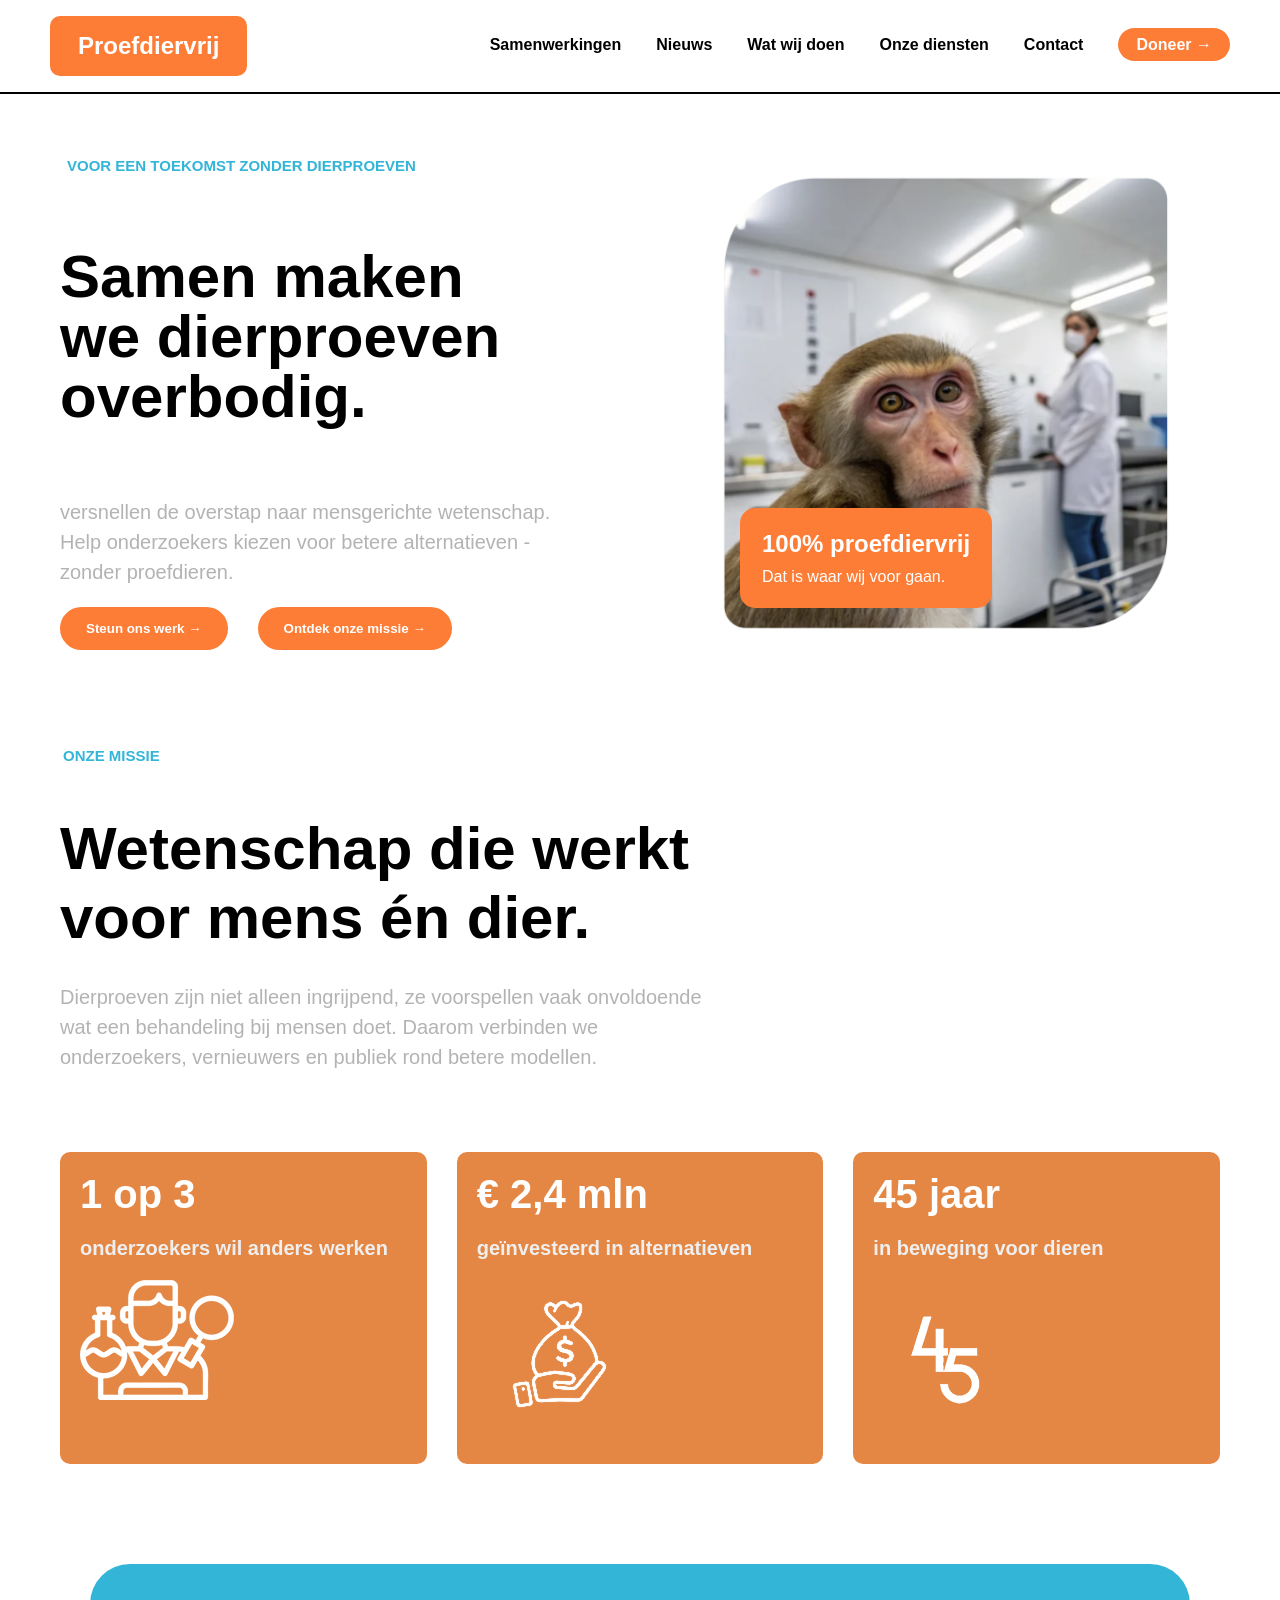
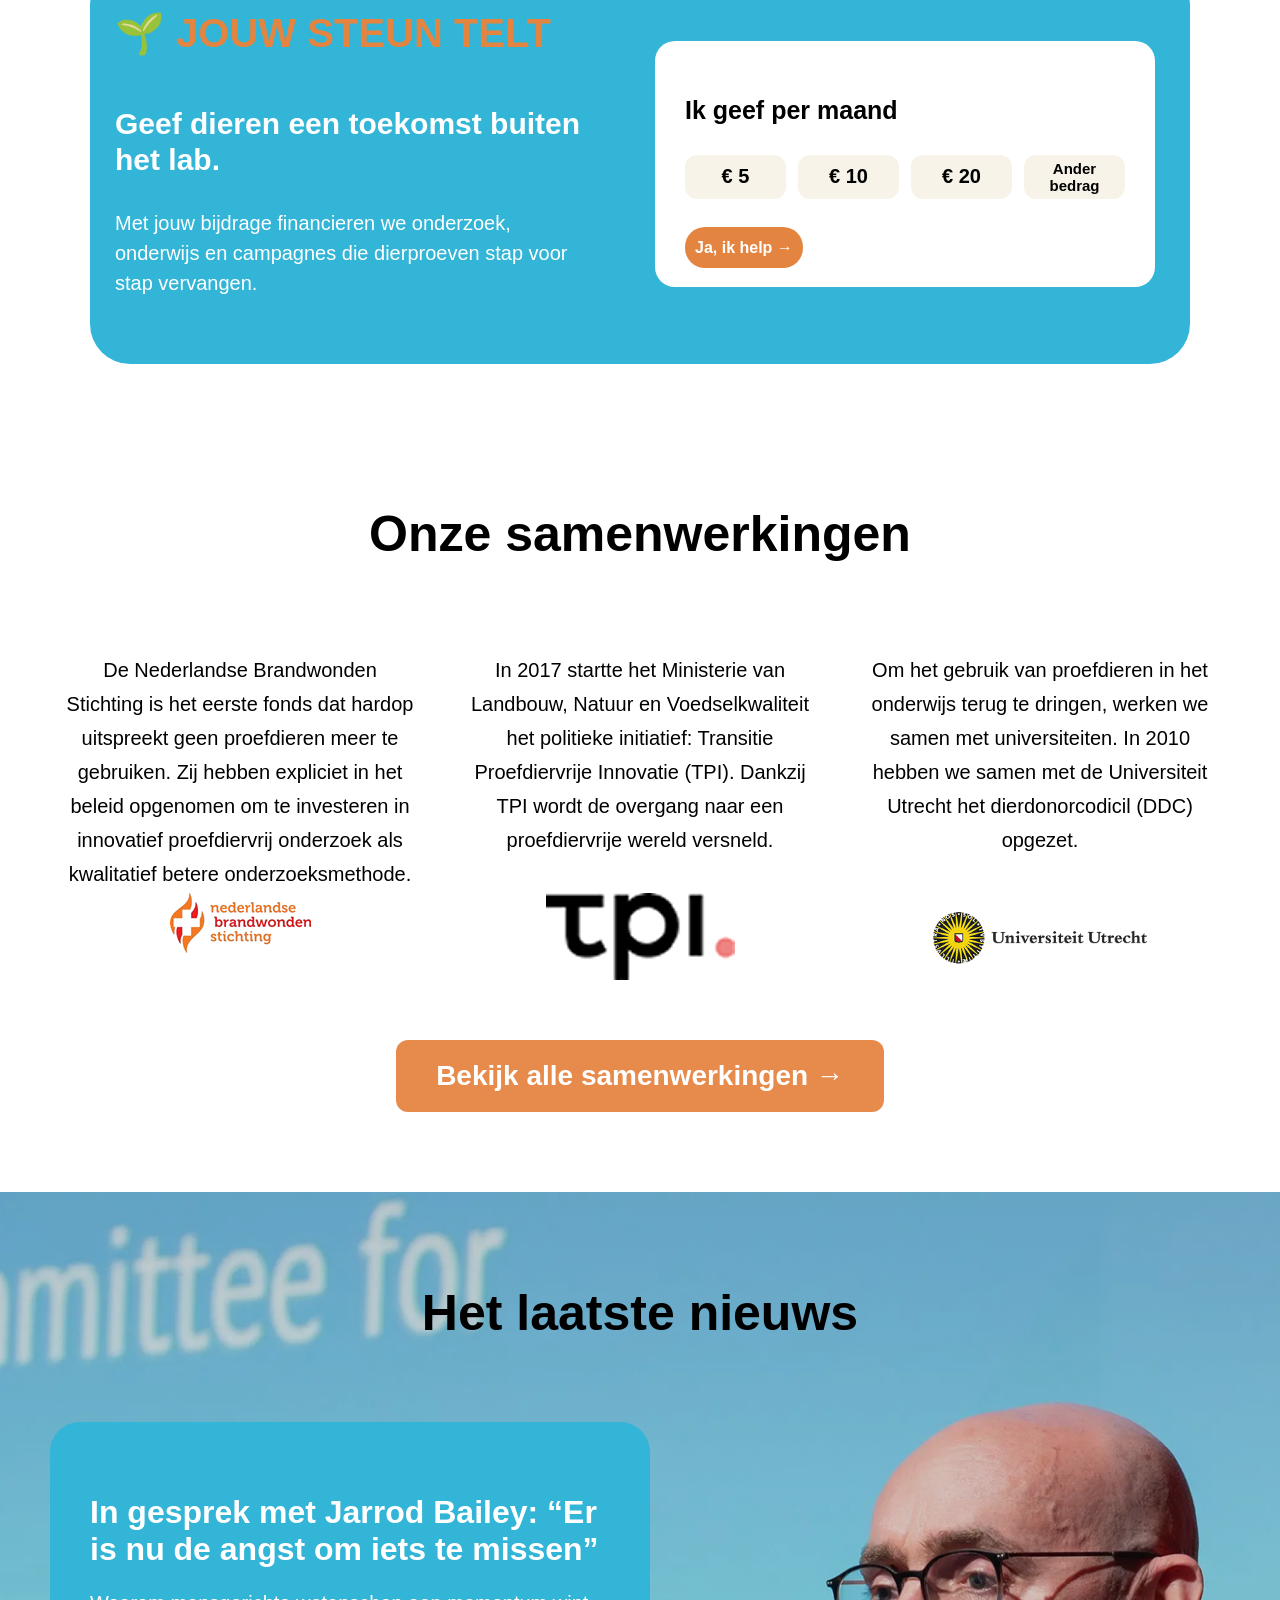
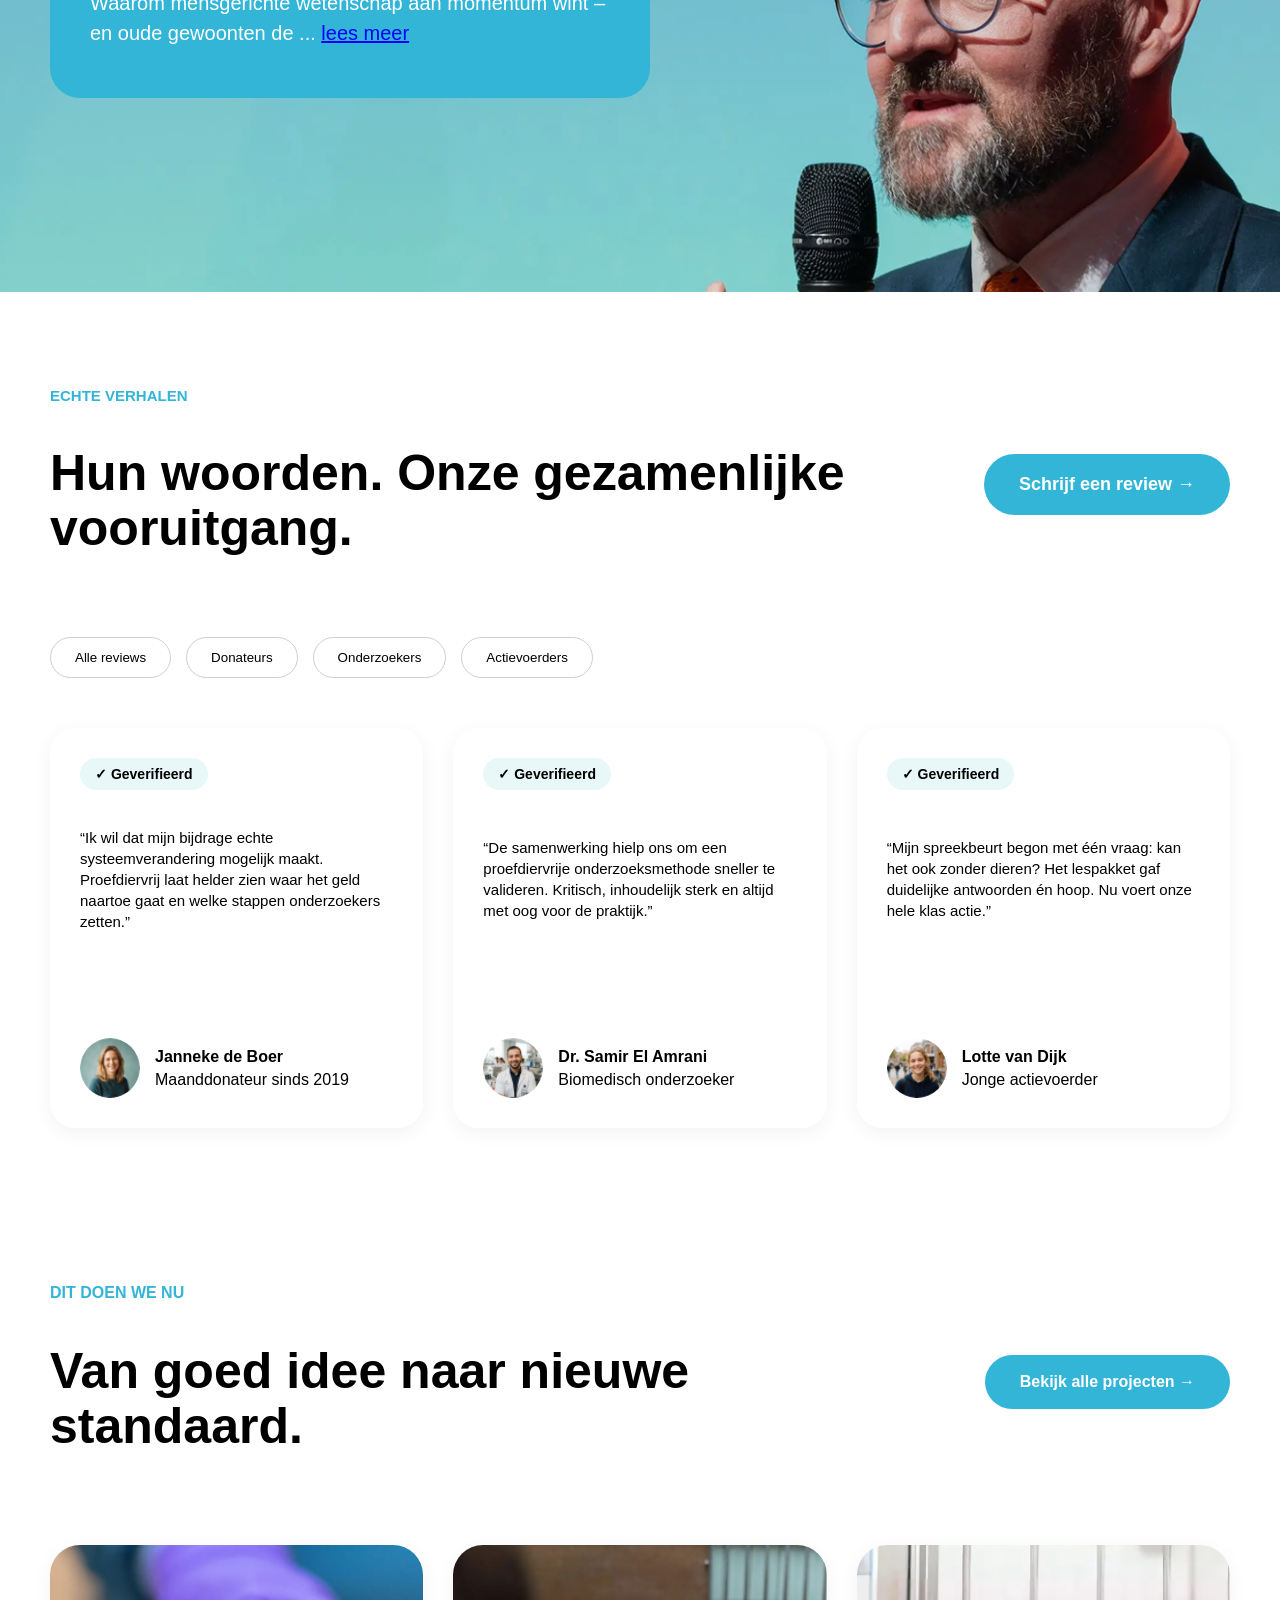
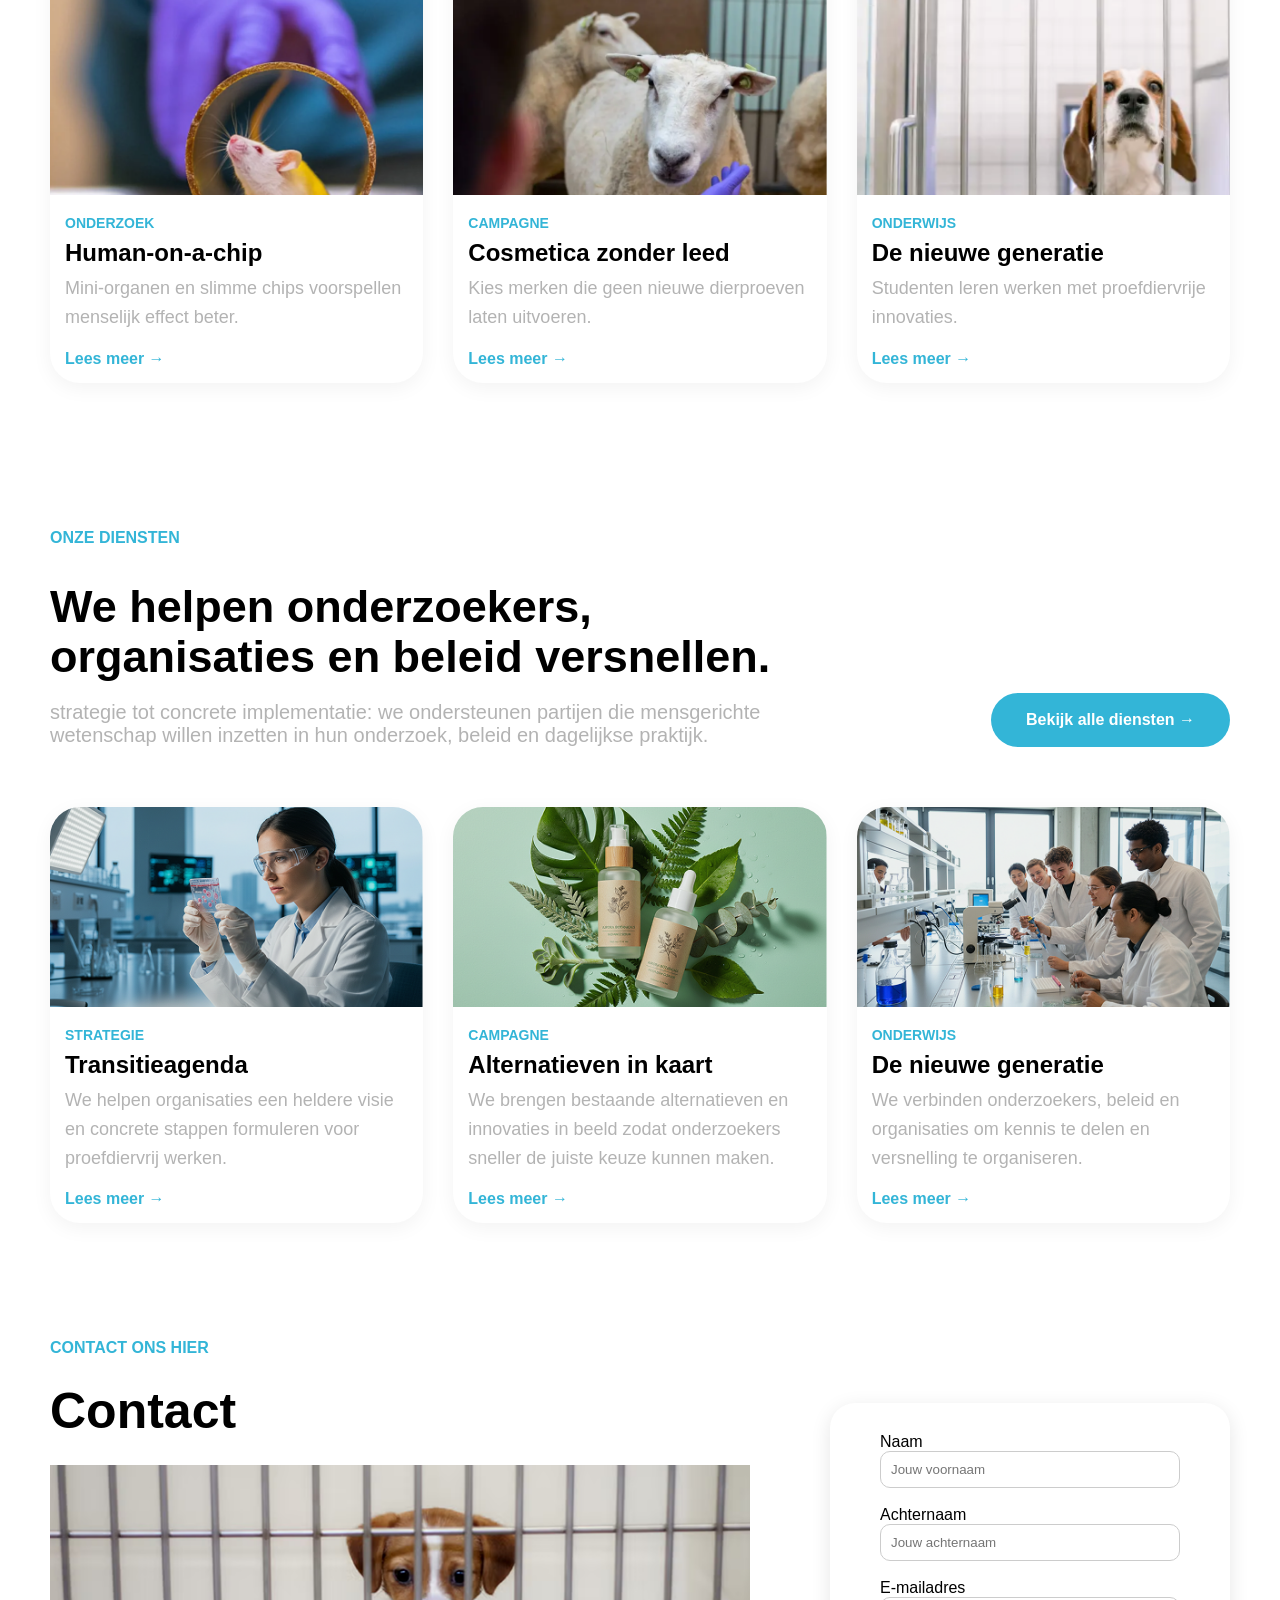
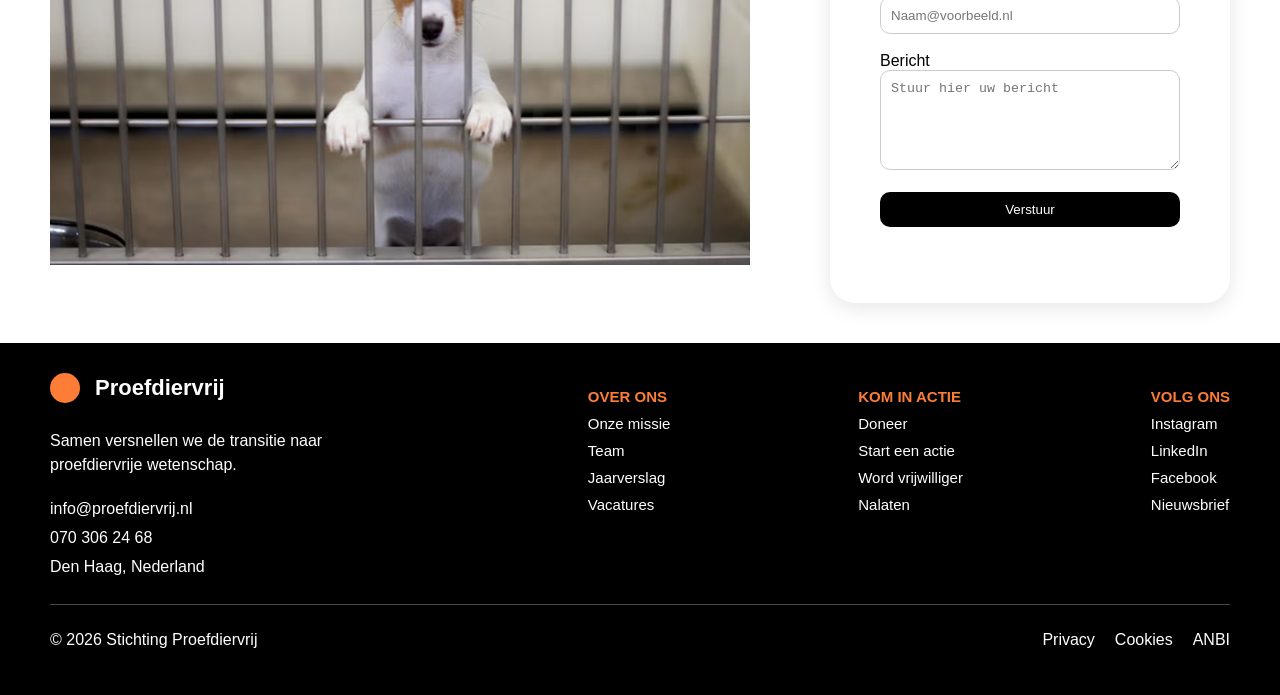
<file: index.html>
<!DOCTYPE html>
<html lang="en">
<head>
    <meta charset="UTF-8">
    <meta name="viewport" content="width=device-width, initial-scale=1.0">
    <title>dierproefvrij</title>
    <link rel="stylesheet" href="styles.css">
</head>

<body>
    <header class="header">
        <h1 class="logo">Proefdiervrij</h1>
<nav class="navbar">
    <ul>
      
      <li><a href="#samenwerking"> Samenwerkingen</a></li>
      <li><a href="#nieuws">Nieuws</a></li>
      <li><a href="#wat-wij-doen">Wat wij doen</a></li>
      <li><a href="#diensten">Onze diensten</a></li>  
      <li><a href="#contact">Contact</a></li>
      
      <li><a class="donate" href="#donate">Doneer →</a></li>
    </ul>
</nav>

    </header>

<hr class="zwarte-lijn">

<section class="hero">
        <div class="aap-container"> 
            <img class="aapfoto" src="img/aap.png" alt="aapfoto">
            
            <div class="aap-tekst">
                <h2>100% proefdiervrij</h2>
                <span>Dat is waar wij voor gaan.</span>
            </div>
        </div>
        <div class="herotext">
       
        <p class="hero-label">VOOR EEN TOEKOMST ZONDER DIERPROEVEN</p> 
        <h1>Samen maken we dierproeven overbodig.</h1>
        <p class="hero-p">versnellen de overstap naar mensgerichte wetenschap. Help onderzoekers kiezen voor betere alternatieven - zonder proefdieren.</p>
         
        <div class="knoppies">
            <button>Steun ons werk →</button>
            <button>Ontdek onze missie →</button>
        </div>
    </div>
    
</section>

<section class="missie" id="missie">

    <p class="missie-label">ONZE MISSIE</p>

    <h2>Wetenschap die werkt<br>voor mens én dier.</h2>

    <p class="missie-tekst">
        Dierproeven zijn niet alleen ingrijpend, ze voorspellen vaak
        onvoldoende wat een behandeling bij mensen doet. Daarom verbinden
        we onderzoekers, vernieuwers en publiek rond betere modellen.
    </p>

    <div class="kaarten-container">

        <div class="kaart">
            <h3>1 op 3</h3>
            <p>onderzoekers wil anders werken</p>
            <img src="img/wetenschapper.png" alt="Icoon">
        </div>

        <div class="kaart">
            <h3>€ 2,4 mln</h3>
            <p>geïnvesteerd in alternatieven</p>
            <img src="img/geld.png" alt="Icoon">
        </div>

        <div class="kaart">
            <h3>45 jaar</h3>
            <p>in beweging voor dieren</p>
            <img src="img/45jaar.png" alt="Icoon">
        </div>

    </div>

</section>

<section class="support-section" id="donate">
    <div class="support-content">

        <div class="support-text">
            <span class="support-label">🌱 JOUW STEUN TELT</span>

            <h2>Geef dieren een toekomst buiten het lab.</h2>

            <p>
                Met jouw bijdrage financieren we onderzoek, onderwijs en
                campagnes die dierproeven stap voor stap vervangen.
            </p>
        </div>

        <div class="donation-card">
            <h3>Ik geef per maand</h3>

            <div class="amount-buttons">
                <button>€ 5</button>
                <button>€ 10</button>
                <button>€ 20</button>
                <button class="ander-bedrag">Ander bedrag</button>
            </div>

            <a class="help-button">
                <span> Ja, ik help → </span>
            </a>
        </div>

    </div>
</section>

<section class="samenwerkingen" id="samenwerking">
    <div class="container">
        <h2>Onze samenwerkingen</h2>

        <div class="samenwerkingen-grid">
            <article class="samenwerking">
                <p>
                    De Nederlandse Brandwonden Stichting is het eerste fonds dat
                    hardop uitspreekt geen proefdieren meer te gebruiken. Zij
                    hebben expliciet in het beleid opgenomen om te investeren in
                    innovatief proefdiervrij onderzoek als kwalitatief betere
                    onderzoeksmethode.
                </p>

                <img src="img/imagesbrandwonden-stichting.png"
                    alt="Nederlandse Brandwonden Stichting">
            </article>

            <article class="samenwerking">
                <p>
                    In 2017 startte het Ministerie van Landbouw, Natuur en
                    Voedselkwaliteit het politieke initiatief: Transitie
                    Proefdiervrije Innovatie (TPI). Dankzij TPI wordt de overgang
                    naar een proefdiervrije wereld versneld.
                </p>

                <img src="img/imagestpi-logo.png"
                    alt="TPI">
            </article>

            <article class="samenwerking">
                <p>
                    Om het gebruik van proefdieren in het onderwijs terug te
                    dringen, werken we samen met universiteiten. In 2010 hebben
                    we samen met de Universiteit Utrecht het dierdonorcodicil
                    (DDC) opgezet.
                </p>

                <img src="img/imagesuu-logo.png"   alt="Universiteit Utrecht">
            </article>
        </div>

        <a href="#" class="button-samenwerkingen">
            Bekijk alle samenwerkingen →
        </a>
        </div>
</section>

<section class="nieuws">
    <h2>Het laatste nieuws</h2>

    <div class="nieuws-content" id="nieuws">
        <div class="nieuws-kaart">
            <h3>
                In gesprek met Jarrod Bailey:
                “Er is nu de angst om iets te missen”
            </h3>

            <p>
                Waarom mensgerichte wetenschap aan momentum wint –
                en oude gewoonten de ...  <a class="lees-meer">lees meer</a>
            </p>
        </div>
    </div>
</section>

<section class="reviews">
    <div class="reviews-header">
        <div>
            <p class="reviews-label">ECHTE VERHALEN</p>
            <h2>Hun woorden. Onze gezamenlijke vooruitgang.</h2>
        </div>

        <a class="review-button">
            Schrijf een review →
        </a>
    </div>

    <div class="review-filters">
        <button>Alle reviews</button>
        <button>Donateurs</button>
        <button>Onderzoekers</button>
        <button>Actievoerders</button>
    </div>

    <div class="review-cards">

        <div class="review-card">
            <span class="verified">✓ Geverifieerd</span>

            <p class="review-text">
            “Ik wil dat mijn bijdrage echte systeemverandering mogelijk maakt. 
            Proefdiervrij laat helder zien waar het geld naartoe gaat en welke 
            stappen onderzoekers zetten.”
            </p>

            <div class="review-person">
                <img src="img/Reviewer avatar (1).png" alt="">
                <div>
                    <h4>Janneke de Boer</h4>
                    <p>Maanddonateur sinds 2019</p>
                </div>
            </div>
        </div>

        <div class="review-card">
            <span class="verified">✓ Geverifieerd</span>

            <p class="review-text">
            “De samenwerking hielp ons om een proefdiervrije onderzoeksmethode 
            sneller te valideren. Kritisch, inhoudelijk sterk en altijd met oog 
            voor de praktijk.”
            </p>

            <div class="review-person">
                <img src="img/Reviewer avatar (2).png" alt="">
                <div>
                    <h4>Dr. Samir El Amrani</h4>
                    <p>Biomedisch onderzoeker</p>
                </div>
            </div>
        </div>

        <div class="review-card">
            <span class="verified">✓ Geverifieerd</span>

            <p class="review-text">
            “Mijn spreekbeurt begon met één vraag: kan het ook zonder dieren? 
            Het lespakket gaf duidelijke antwoorden én hoop. 
            Nu voert onze hele klas actie.”
            </p>

            <div class="review-person">
                <img src="img/Reviewer avatar (3).png" alt="">
                <div>
                    <h4>Lotte van Dijk</h4>
                    <p>Jonge actievoerder</p>
                </div>
            </div>
        </div>

    </div>
</section>

<section class="projecten" id="wat-wij-doen">
    <div class="projecten-header">
        <div>
            <p class="label">DIT DOEN WE NU</p>
            <h2>Van goed idee naar nieuwe standaard.</h2>
        </div>

        <a class="btn-projecten">
            Bekijk alle projecten →
        </a>
    </div>

    <div class="projecten-grid">

        <div class="project-card">
            <img src="img/Campaign image.png" alt="Onderzoek">
            <div class="card-content">
                <span>ONDERZOEK</span>
                <h3>Human-on-a-chip</h3>
                <p>Mini-organen en slimme chips voorspellen menselijk effect beter.</p>
                <a href="#">Lees meer →</a>
            </div>
        </div>

        <div class="project-card">
            <img src="img/Campaign image (1).png" alt="Campagne">
            <div class="card-content">
                <span>CAMPAGNE</span>
                <h3>Cosmetica zonder leed</h3>
                <p>Kies merken die geen nieuwe dierproeven laten uitvoeren.</p>
                <a href="#">Lees meer →</a>
            </div>
        </div>

        <div class="project-card">
            <img src="img/Campaign image (2).png" alt="Onderwijs">
            <div class="card-content">
                <span>ONDERWIJS</span>
                <h3>De nieuwe generatie</h3>
                <p>Studenten leren werken met proefdiervrije innovaties.</p>
                <a class="lees-meer-pr">Lees meer →</a>
            </div>
        </div>

    </div>
</section>

<section class="diensten" id="diensten">
    <div class="diensten-header">
        <div>
            <p class="label">ONZE DIENSTEN</p>
            <h2>We helpen onderzoekers, organisaties en beleid versnellen.</h2>
            <p class="diensten-p">strategie tot concrete implementatie: we ondersteunen partijen 
                die mensgerichte wetenschap willen inzetten in hun onderzoek, 
                beleid en dagelijkse praktijk.</p>
        </div>

        <a class="btn-diensten">
            Bekijk alle diensten →
        </a>
    </div>

    <div class="diensten-grid">

        <div class="diensten-card">
            <img src="img/Service image (1).png" alt="Onderzoek">
            <div class="card-content">
                <span>STRATEGIE</span>
                <h3>Transitieagenda</h3>
                <p>We helpen organisaties een heldere visie en concrete 
                    stappen formuleren voor proefdiervrij werken.</p>
                <a class="lees-meer-di">Lees meer →</a>
            </div>
        </div>

        <div class="diensten-card">
            <img src="img/Service image.png" alt="Campagne">
            <div class="card-content">
                <span>CAMPAGNE</span>
                <h3>Alternatieven in kaart</h3>
                <p>We brengen bestaande alternatieven en innovaties 
                    in beeld zodat onderzoekers sneller de juiste keuze kunnen maken.</p>
                <a class="lees-meer-di">Lees meer →</a>
            </div>
        </div>

        <div class="diensten-card">
            <img src="img/Service image (2).png" alt="Onderwijs">
            <div class="card-content">
                <span>ONDERWIJS</span>
                <h3>De nieuwe generatie</h3>
                <p>We verbinden onderzoekers, 
                    beleid en organisaties om kennis te delen en 
                    versnelling te organiseren.</p>
                <a class="lees-meer-di">Lees meer →</a>
            </div>
        </div>

    </div>
</section>

<section class="contact-section" id="contact">

    <div class="contact-left">
        <p class="contact-label">CONTACT ONS HIER</p>
        <h2>Contact</h2>

        <img src="img/zielige-daggoe.png" alt="Hond" class="contact-image">
    </div>

    <div class="contact-form">

        <form action="mailto:613509@edu.rocmn.nl" method="post" enctype="text/plain">

    <label for="naam">Naam</label><br>
    <input type="text" id="naam" placeholder="Jouw voornaam" required><br><br>

    <label for="achternaam">Achternaam</label><br>
    <input type="text" id="achternaam" placeholder="Jouw achternaam" required><br><br>

    <label for="e-mail">E-mailadres</label><br>
    <input type="email" id="e-mail" placeholder="Naam@voorbeeld.nl" required><br><br>

    <label for="bericht">Bericht</label><br>
    <textarea id="bericht" placeholder="Stuur hier uw bericht" required></textarea><br><br>

    <input type="submit" value="Verstuur">

</form>

    </div>

</section>

<footer class="footer">

    <div class="footer-top">

        <div class="footer-col footer-info">

            <div class="footer-logo">
                <div class="logo-circle"></div>
                <h2>Proefdiervrij</h2>
            </div>

            <p>
                Samen versnellen we de transitie naar
                proefdiervrije wetenschap.
            </p>

            <div class="contact-info">
                <p>info@proefdiervrij.nl</p>
                <p>070 306 24 68</p>
                <p>Den Haag, Nederland</p>
            </div>

        </div>

        <div class="footer-col">
            <h3>OVER ONS</h3>

            <a>Onze missie</a>
            <a>Team</a>
            <a>Jaarverslag</a>
            <a>Vacatures</a>
        </div>

        <div class="footer-col">
            <h3>KOM IN ACTIE</h3>

            <a>Doneer</a>
            <a>Start een actie</a>
            <a>Word vrijwilliger</a>
            <a>Nalaten</a>
        </div>

        <div class="footer-col">
            <h3>VOLG ONS</h3>

            <a>Instagram</a>
            <a>LinkedIn</a>
            <a>Facebook</a>
            <a>Nieuwsbrief</a>
        </div>

    </div>

    <div class="footer-bottom">

        <p>© 2026 Stichting Proefdiervrij</p>

        <div class="footer-links">
            <a>Privacy</a>
            <a>Cookies</a>
            <a>ANBI</a>
        </div>

    </div>

</footer>

</body> 
</html>
</file>
<file: styles.css>
* {
    box-sizing: border-box;
    scroll-behavior: smooth;
}

.header {
  display: flex;
  justify-content: space-between;
  align-items: center;
  padding: 20px 50px;
  background: white;
}

body {
  padding: 0;
  margin: 0;
  font-family: Arial, Helvetica, sans-serif;
}



.logo {
  background-color: rgb(253, 125, 54);
  color: #fff;
  padding: 6px 18px;
  border-radius: 10px;
  border: 10px solid rgb(253, 125, 54);
  font-size: 24px;
  font-weight: bold;
  transform: translateY(-20px);
}

.zwarte-lijn {
  border: none;
  height: 2px;
  background-color: black;
  width: 100%;
  margin-top: -40px;
}


.navbar ul {
  list-style: none;
  display: flex;
  gap: 35px;
  padding: 0;
  margin: 0;
  margin-top: -30px;
  align-items: center;
}



.navbar li a {
  font-size: 16px;
  font-weight: bold;
  text-decoration: none;
  color: #000;
}

.navbar .donate {
  background-color: rgb(253, 125, 54);
  color: #fff;
  padding: 8px 18px;
  border-radius: 30px;
}

.hero {
    padding: 50px;
    display: flex;
    justify-content: space-between;
    align-items: center;
    width: 100%;
    max-height: 550px;
    flex-direction: row-reverse;
}

.hero h1 {
  display: flex;
  justify-content: center;
  align-items: center;
  padding: 20px;
  margin-left: -20px;
  max-width: 500px;

  line-height: 1;
  font-family: Arial, Helvetica, sans-serif;
  font-size: 60px;
  font-weight: bold;
  color: black;
}

.herotext {
    max-width: 650px;
    font-size: 20px;
    line-height: 1.5;
    color: black;
    margin-left: 10px;
}

.hero-p {
  font-size: 20px;
  max-width: 500px; 
  color: #B3B3B3;
}

.hero-label {
  font-size: 15px;
  font-weight: bold;
  color: #33B5D7;
  margin-left: 7px;
  margin-top: 50px;
}

.aapfoto {
    display: block;
    height: auto;
    width: 450px;
    margin-left: 100px;
    margin-top: 50px;
    margin-right: 60px;
}

.aap-container {
    position: relative;
    display: inline-block;
} 

.aap-tekst {
    border: 2px solid rgb(253, 125, 54);
    border-radius: 15px;
    background-color: rgb(253, 125, 54);
    position: absolute;
    bottom: 25px;       
    left: 120px;
    padding: 20px;
}

.aap-container h2 {
    color: white;
    margin: 0 0 10px 0;
}

.aap-container span {
    color: white;
    display: block;
}

.knoppies {
  display: flex;
  gap: 30px;
}

.knoppies button {
  border: 2px solid rgb(253, 125, 54);
  border-radius: 30px;
  background-color: rgb(253, 125, 54);
  padding: 12px 24px;
  color: #fff;
  font-weight: bold;
}

.missie {
    padding: 80px 60px;
    background-color: #fff;
}

.missie-label {
    color: #33B5D7;
    font-weight: bold;
    font-size: 15px;
    margin-left: 3px;
}

.missie h2 {
    font-size: 60px;
    max-width: 700px;
    margin-bottom: 30px;
}

.missie-tekst {
    max-width: 650px;
    font-size: 20px;
    line-height: 1.5;
    color: #B3B3B3;
}

.kaarten-container {
    display: flex;
    gap: 30px;
    margin-top: 80px;
}

.kaart {
    background-color: #e48745;
    border-radius: 10px;
    padding: 20px;
    flex: 1;
}

.kaart h3 {
    font-size: 40px;
    margin: 0;
    color: #fff;
}

.kaart p {
    font-size: 20px;
    font-weight: bold;
    color: #efefef;
}

.support-section {
    padding: 20px 20px;
    background-color: #fff;
}

.support-content {
    max-width: 1100px;
    max-height: 400px;
    margin: 0 auto;
    background-color: #33B5D7;
    border-radius: 40px;
    padding: 70px;
    display: flex;
    justify-content: space-between;
    align-items: center;
    gap: 60px;
}

.support-text {
    flex: 1;
    margin-left: -45px;
    color: white;
}

.support-label {
    display: inline-block;
    margin-bottom: 25px;
    color: #e38541;
    font-weight: 700;
    font-size: 40px;
    text-transform: uppercase;
}

.support-text h2 {
    font-size: 30px;
    font-weight: 800;
    line-height: 1.2;
    margin-bottom: 30px;
    max-width: 700px;
}

.support-text p {
    font-size: 20px;
    line-height: 1.5;
    max-width: 700px;
}

.donation-card {
    background: #fff;
    border-radius: 20px;
    padding: 30px;
    width: 500px;
    margin-right: -35px;
}

.donation-card h3 {
    font-size: 25px;
    margin-bottom: 30px;
    color: #000;
}

.amount-buttons {
    display: grid;
    grid-template-columns: repeat(4, 1fr);
    gap: 12px;
    margin-bottom: 40px;
}

.amount-buttons button {
    border: none;
    background: #F7F3E8;
    padding: 5px 10px;
    border-radius: 12px;
    font-size: 20px;
    font-weight: 700;
    color: #000;
    cursor: pointer;
}

.amount-buttons .ander-bedrag {
    font-size: 15px;
}

.help-button {
    background: #e38541;
    color: #fff;
    font-weight: bold;
    border: none;
    border-radius: 20px;
    padding: 12px 10px;
}

.samenwerkingen {
    display: flex;
    justify-content: center;
    background-color: #fff;
    padding: 80px 20px;
    text-align: center;
}

.container {
    max-width: 1200px;
    margin: 0;
}

.samenwerkingen h2 {
    font-size: 50px;
    font-weight: bold;
    margin-bottom: 70px;
}

.samenwerkingen-grid {
    display: grid;
    grid-template-columns: repeat(3, 1fr);
    gap: 50px;
    margin-bottom: 60px;
}

.samenwerking {
    display: flex;
    flex-direction: column;
    align-items: center;
}

.samenwerking p {
    font-size: 20px;
    line-height: 1.7;
    margin-bottom: 40px;
    max-width: 350px;
    max-height:200px;
}

.samenwerking img {
    max-width: 220px;
    height: auto;
}

.button-samenwerkingen {
    display: inline-block;
    background-color: #e78b4c;
    color: #fff;
    text-decoration: none;
    font-size: 28px;
    font-weight: 700;
    padding: 20px 40px;
    border-radius: 12px;
}

.nieuws {
    background-image: linear-gradient(rgba(0, 0, 0, 0.2), rgba(0, 0, 0, 0.1)), url("img/jarrod-head.png");
    background-size: cover;
    background-position: center;
    min-height: 700px;

    padding: 50px;
    position: relative;
}

.nieuws h2 {
    text-align: center;
    font-size: 50px;
    font-weight: bold;
    margin-bottom: 80px;
}

.nieuws-content {
    display: flex;
    justify-content: space-between;
    align-items: center;
}

.nieuws-kaart {
    max-width: 600px;
    background: #33B5D7;
    padding: 40px;
    border-radius: 30px;
}

.nieuws-kaart h3 {
    color: #fff;
    font-size: 32px;
    margin-bottom: 30px;
}

.nieuws-kaart p {
    color: #fff;
    font-size: 20px;
    line-height: 0.5;
}

.lees-meer {
    display: inline-block;
    margin-top: 20px;
    color: blue;
    font-size: 20px;
    text-decoration: underline;
}

.reviews {
    padding: 80px 50px;
    background: #fff;
}

.reviews-header {
    display: flex;
    justify-content: space-between;
    align-items: center;
    margin-bottom: 40px;
}

.reviews-label {
    color: #33B5D7;
    font-weight: bold;
    font-size: 15px;
    margin-bottom: 15px;
}

.reviews-header h2 {
    font-size: 50px;
    max-width: 900px;
    line-height: 1.1;
}

.review-button {
    background: #33B5D7;
    color: white;
    text-decoration: none;
    padding: 20px 35px;
    border-radius: 40px;
    font-weight: bold;
    font-size: 18px;
}

.review-filters {
    display: flex;
    gap: 15px;
    margin-bottom: 50px;
}

.review-filters button {
    padding: 12px 24px;
    border-radius: 30px;
    border: 1px solid #cfcfcf;
    background: white;
    cursor: pointer;
}

.review-cards {
    display: flex;
    gap: 30px;
}

.review-card {
    background: white;
    padding: 30px;
    border-radius: 25px;
    width: 550px;
    min-height: 400px;

    display: flex;
    flex-direction: column;
    justify-content: space-between;

    box-shadow: 0px 5px 20px rgba(0,0,0,0.05);
}

.verified {
    display: inline-block;
    background: #E8F7F8;
    padding: 8px 15px;
    max-width: fit-content;
    border-radius: 20px;
    font-size: 14px;
    font-weight: 600;
}

.review-text {
    font-size: 15px;
    margin-top: 10px;
    margin-bottom: 80px;
    line-height: 1.4;
    color: #000;
}

.review-person {
    display: flex;
    align-items: center;
    gap: 15px;
}

.review-person img {
    width: 60px;
    height: 60px;
    border-radius: 50%;
    object-fit: cover;
}

.review-person h4 {
    margin: 0;
}

.review-person p {
    margin: 5px 0 0;
    color: #000;
}

.projecten {
    padding: 60px 50px;
    background: #fff;
}

.projecten-header {
    display: flex;
    justify-content: space-between;
    align-items: center;
    margin-bottom: 50px;
}

.label {
    color: #6ab8df;
    font-weight: bold;
    text-transform: uppercase;
    margin-bottom: 15px;
}

.projecten-header h2 {
    font-size: 50px;
    max-width: 650px;
    line-height: 1.1;
    color: #000;
}

.btn-projecten {
    background: #33B5D7;
    color: white;
    text-decoration: none;
    padding: 18px 35px;
    border-radius: 50px;
    font-weight: bold;
}

.projecten-grid {
    display: flex;
    gap: 30px;
}

.project-card {
    background: white;
    border-radius: 30px;
    overflow: hidden;
    max-height: 500px;
    max-width: 550px;
    flex: 1;
    box-shadow: 0 5px 20px rgba(0,0,0,0.05);
}

.project-card img {
    width: 100%;
    height: 250px;
    object-fit: cover;
}

.card-content {
    padding: 15px;
}

.card-content span {
    color: #33B5D7;
    font-weight: 700;
    font-size: 14px;
}

.card-content h3 {
    margin: 7px 0;
    font-size: 24px;
    color: #000;
}

.card-content p {
    color: #B3B3B3;
    line-height: 1.6;
    font-size: 18px;
    margin-top: 5px;
}

.card-content a {
    color: #6ab8df;
    text-decoration: none;
    font-weight: 700;
}

/*volgende sectie baka*/
.diensten {
    padding: 60px 50px;
    background: #fff;
}

.diensten-header {
    display: flex;
    justify-content: space-between;
    align-items: center;
    margin-top: 10px;
}

.label {
    color: #33B5D7;
    font-weight: bold;
    text-transform: uppercase;
    margin-bottom: 35px;
}

.diensten-header h2 {
    font-size: 45px;
    max-width: 750px;
    margin: 20px 0px 0px 0px;
    line-height: 1.1;
    color: #000;
}

.diensten-p {
  font-size: 20px;
  max-width: 800px; 
  color: #B3B3B3;
}

.btn-diensten {
    background: #33B5D7;
    color: white;
    text-decoration: none;
    padding: 18px 35px;
    margin-top: 160px;
    border-radius: 50px;
    font-weight: bold;
}

.diensten-grid {
    display: flex;
    margin-top: 40px;
    gap: 30px;
}

.diensten-card {
    background: white;
    border-radius: 30px;
    overflow: hidden;
    max-height: 425px;
    max-width: 500px;
    flex: 1;
    box-shadow: 0 5px 20px rgba(0,0,0,0.05);
}

.diensten-card img {
    width: 100%;
    height: 200px;
    object-fit: cover;
}

.card-content {
    padding: 15px;
}

.card-content span {
    color: #33B5D7;
    font-weight: 700;
    font-size: 14px;
}

.card-content h3 {
    margin: 7px 0;
    font-size: 24px;
    color: #000;
}

.card-content p {
    color: #B3B3B3;
    line-height: 1.6;
    font-size: 18px;
    margin-top: 5px;
}

.card-content a {
    color: #33B5D7;
    text-decoration: none;
    font-weight: bold;
}

.contact-section {
    display: flex;
    justify-content: space-between;
    gap: 80px;
    padding: 40px 50px;
    background-color: #fff;
}

.contact-left {
    flex: 1;
}

.contact-label {
    color: #33B5D7;
    font-weight: bold;
    text-transform: uppercase;
    margin-bottom: 15px;
}

.contact-left h2 {
    font-size: 50px;
    margin-bottom: 25px;
    margin-top: 25px;
}

.contact-image {
    width: 100%;
    max-width: 700px;
    height: 400px;
    object-fit: cover;
}

.contact-form {
    display: flex;
    justify-content: center;
    width: 400px;
    height: 500px;
    background: white;
    padding: 10px;
    padding-top: 30px;
    margin-top: 80px;
    border: none;
    border-radius: 25px;
    box-shadow: 0 5px 20px rgba(0,0,0,0.10);
}

input, textarea {
    width: 300px;
    padding: 10px;
    border: 1px solid #ccc;
    border-radius: 10px;
}

textarea {
    height: 100px;
}

input[type="submit"] {
    background-color: black;
    color: white;
    border: none;
    border-radius: 10px;
    padding: 10px 20px;
    cursor: pointer;
}

.invoegen {
    width: 100%;
    height: 35px;
    background: white;
    border: 1px solid #d5d5d5;
    border-radius: 8px;
    margin-bottom: 20px;
}

.textarea {
    width: 100%;
    height: 70px;
    background: #fff;
    border: 1px solid #c3c3c3;
    border-radius: 8px;
    margin-bottom: 20px;
}

.verstuur {
    background: #000;
    color: white;
    text-align: center;
    padding: 15px;
    border-radius: 8px;
    font-size: 18px;
}

.footer {
    background-color: #000;
    color: white;
    padding:30px 50px;
}

.footer-top {
    display: flex;
    justify-content: space-between;
    gap: 80px;
    padding-bottom: 20px;
    border-bottom: 0.5px solid #4b4848;
}

.footer-info {
    max-width: 350px;
}

.footer-logo {
    display: flex;
    align-items: center;
    gap: 15px;
    margin-bottom: 0px;
}

.logo-circle {
    width: 30px;
    height: 30px;
    background-color: rgb(253, 125, 54);
    border-radius: 50%;
}

.footer-logo h2 {
    margin: 0;
    font-size: 22px;
}

.footer-info p {
    line-height: 1.5;
}

.contact-info {
    margin-top: 0px;
}

.contact-info p {
    margin-top: 5px;
}

.footer-col {
    display: flex;
    flex-direction: column;
    gap: 10px;
}

.footer-col p {
    margin-bottom: 5px;
}

.footer-col h3 {
    color: rgb(253, 125, 54);
    margin-bottom: 0px;
    font-size: 15px;
}

.footer-col a {
    text-decoration: none;
    color: white;
    font-size: 15px;
}

.footer-col a:hover {
    color: rgb(253, 125, 54);
}

.footer-bottom {
    display: flex;
    justify-content: space-between;
    align-items: center;
    padding-top: 10px;
}

.footer-links {
    display: flex;
    gap: 20px;
}

.footer-links a {
    color: white;
    text-decoration: none;
}
</file>
